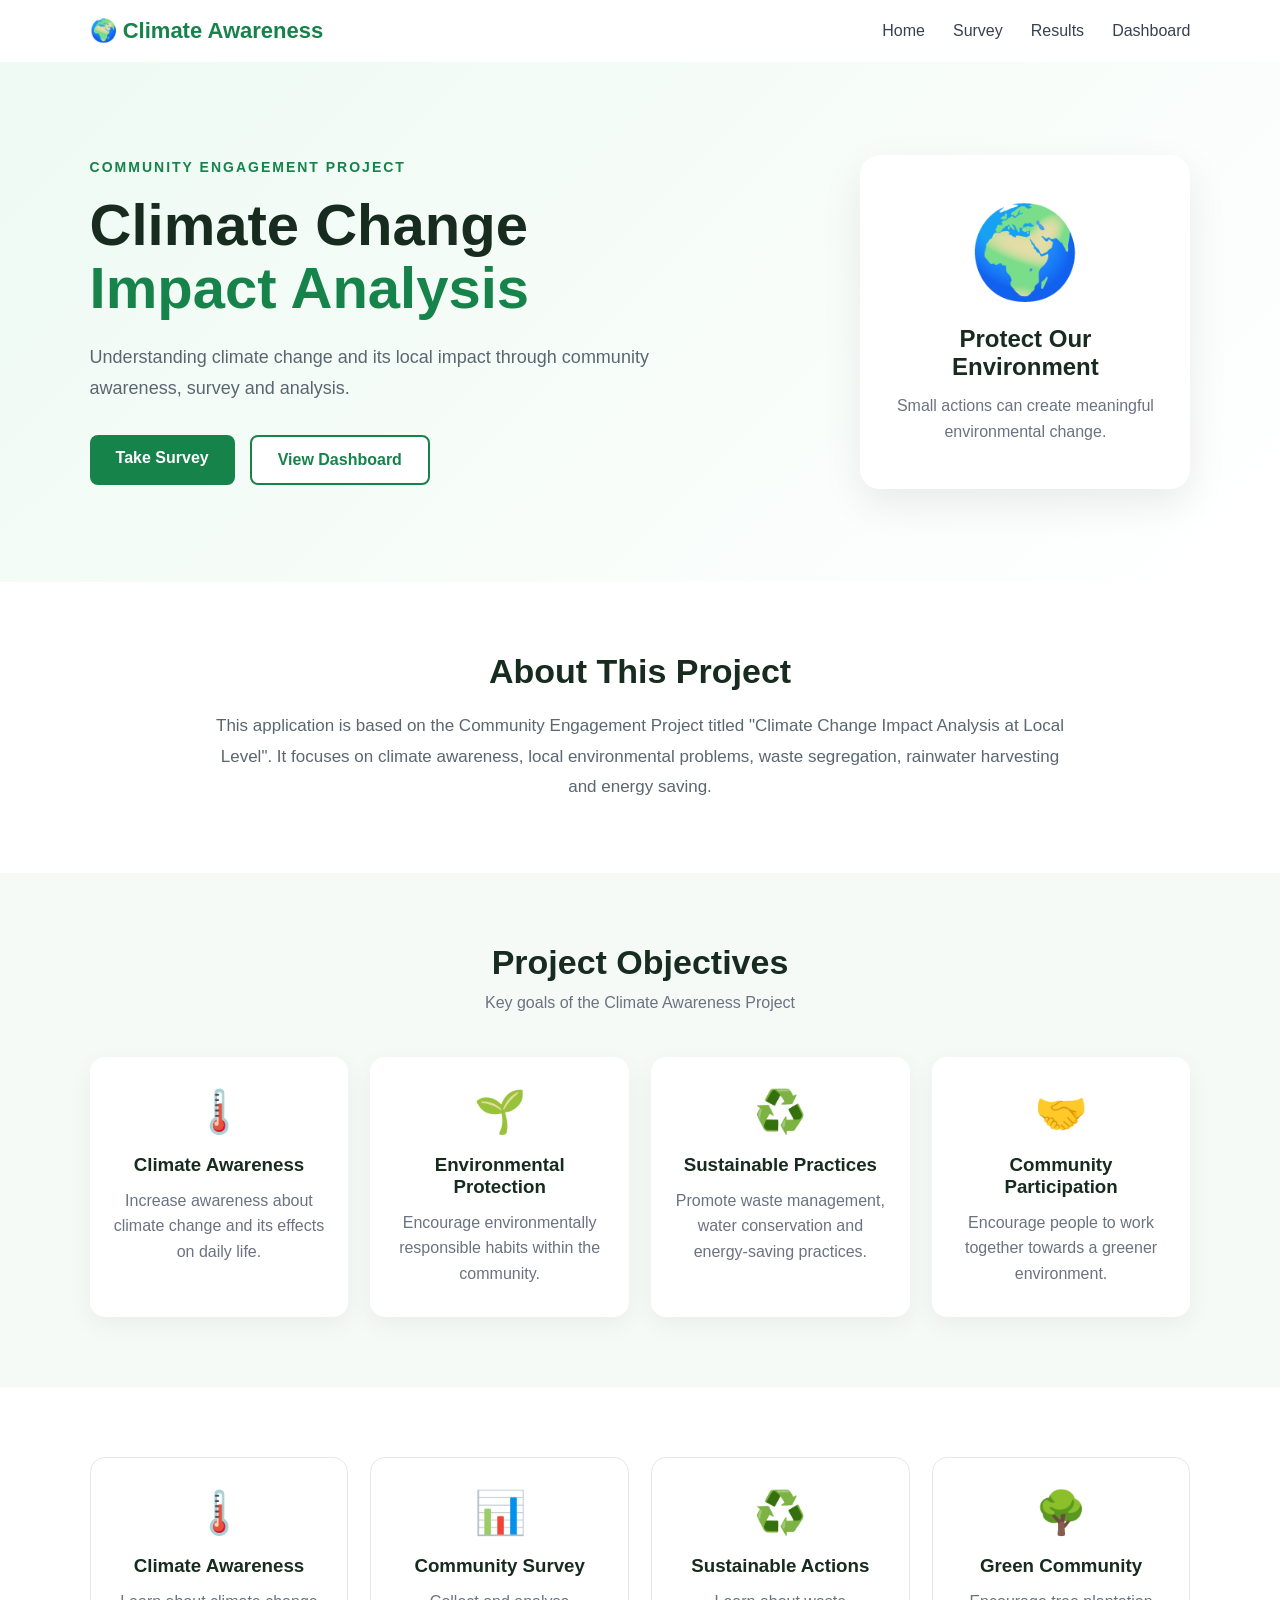
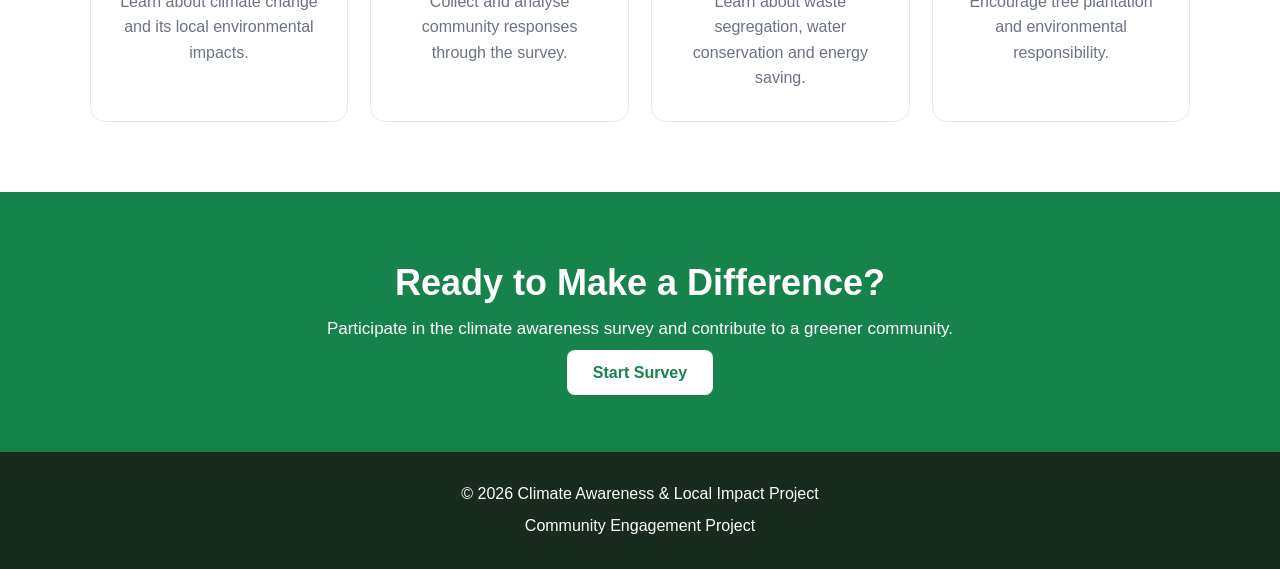
<file: templates/index.html>
<!DOCTYPE html>
<html lang="en">

<head>

    <meta charset="UTF-8">
    <meta name="viewport" content="width=device-width, initial-scale=1.0">

    <title>Climate Awareness App</title>

    <style>

        * {
            margin: 0;
            padding: 0;
            box-sizing: border-box;
            font-family: Arial, sans-serif;
        }

        body {
            background: #f5faf7;
            color: #1f2933;
        }

        /* =========================
           NAVBAR
        ========================= */

        .navbar {
            background: #ffffff;
            padding: 18px 7%;
            display: flex;
            justify-content: space-between;
            align-items: center;
            box-shadow: 0 2px 10px rgba(0,0,0,0.06);
        }

        .logo {
            font-size: 22px;
            font-weight: bold;
            color: #16834b;
        }

        .nav-links {
            display: flex;
            gap: 28px;
        }

        .nav-links a {
            text-decoration: none;
            color: #374151;
            font-weight: 500;
            transition: 0.3s;
        }

        .nav-links a:hover {
            color: #16834b;
        }


        /* =========================
           HERO
        ========================= */

        .hero {
            min-height: 520px;
            padding: 70px 7%;
            display: flex;
            justify-content: space-between;
            align-items: center;
            gap: 50px;
            background: linear-gradient(
                135deg,
                #eefaf3,
                #ffffff
            );
        }

        .hero-content {
            max-width: 650px;
        }

        .tag {
            color: #16834b;
            font-size: 14px;
            font-weight: bold;
            letter-spacing: 2px;
            margin-bottom: 18px;
        }

        .hero h1 {
            font-size: 58px;
            line-height: 1.1;
            color: #172b1f;
            margin-bottom: 22px;
        }

        .hero h1 span {
            color: #16834b;
        }

        .description {
            font-size: 18px;
            line-height: 1.7;
            color: #5b6770;
            max-width: 600px;
            margin-bottom: 32px;
        }

        .buttons {
            display: flex;
            gap: 15px;
        }

        .btn {
            text-decoration: none;
            padding: 14px 26px;
            border-radius: 8px;
            font-weight: bold;
            transition: 0.3s;
        }

        .btn.primary {
            background: #16834b;
            color: white;
        }

        .btn.primary:hover {
            background: #11683b;
        }

        .btn.secondary {
            border: 2px solid #16834b;
            color: #16834b;
            background: white;
        }

        .btn.secondary:hover {
            background: #16834b;
            color: white;
        }


        /* =========================
           HERO CARD
        ========================= */

        .hero-card {
            width: 330px;
            padding: 45px 30px;
            background: white;
            border-radius: 20px;
            text-align: center;
            box-shadow: 0 15px 40px rgba(0,0,0,0.08);
        }

        .earth {
            font-size: 90px;
            margin-bottom: 20px;
        }

        .hero-card h2 {
            color: #172b1f;
            margin-bottom: 12px;
        }

        .hero-card p {
            color: #6b7280;
            line-height: 1.6;
        }


        /* =========================
           ABOUT
        ========================= */

        .about {
            padding: 70px 10%;
            text-align: center;
            background: white;
        }

        .about h2 {
            font-size: 34px;
            color: #172b1f;
            margin-bottom: 20px;
        }

        .about p {
            max-width: 850px;
            margin: auto;
            color: #5b6770;
            line-height: 1.8;
            font-size: 17px;
        }


        /* =========================
           PROJECT OBJECTIVES
        ========================= */

        .objectives {
            padding: 70px 7%;
            background: #f5faf7;
        }

        .section-title {
            text-align: center;
            margin-bottom: 45px;
        }

        .section-title h2 {
            font-size: 34px;
            color: #172b1f;
            margin-bottom: 12px;
        }

        .section-title p {
            color: #6b7280;
        }

        .objective-grid {
            display: grid;
            grid-template-columns: repeat(4, 1fr);
            gap: 22px;
        }

        .objective-card {
            background: white;
            padding: 30px 22px;
            border-radius: 15px;
            text-align: center;
            box-shadow: 0 8px 25px rgba(0,0,0,0.05);
            transition: 0.3s;
        }

        .objective-card:hover {
            transform: translateY(-5px);
        }

        .objective-icon {
            font-size: 42px;
            margin-bottom: 18px;
        }

        .objective-card h3 {
            color: #172b1f;
            margin-bottom: 12px;
        }

        .objective-card p {
            color: #6b7280;
            line-height: 1.6;
        }


        /* =========================
           FEATURES
        ========================= */

        .features {
            padding: 70px 7%;
            background: white;
            display: grid;
            grid-template-columns: repeat(4, 1fr);
            gap: 22px;
        }

        .feature-card {
            padding: 30px 22px;
            border: 1px solid #e5e7eb;
            border-radius: 15px;
            text-align: center;
            transition: 0.3s;
        }

        .feature-card:hover {
            transform: translateY(-5px);
            box-shadow: 0 10px 30px rgba(0,0,0,0.07);
        }

        .icon {
            font-size: 42px;
            margin-bottom: 18px;
        }

        .feature-card h3 {
            color: #172b1f;
            margin-bottom: 12px;
        }

        .feature-card p {
            color: #6b7280;
            line-height: 1.6;
        }


        /* =========================
           CTA
        ========================= */

        .cta {
            padding: 70px 20px;
            text-align: center;
            background: #16834b;
            color: white;
        }

        .cta h2 {
            font-size: 36px;
            margin-bottom: 15px;
        }

        .cta p {
            margin-bottom: 25px;
            font-size: 17px;
        }

        .cta .btn {
            background: white;
            color: #16834b;
        }

        .cta .btn:hover {
            background: #eefaf3;
        }


        /* =========================
           FOOTER
        ========================= */

        footer {
            background: #172b1f;
            color: white;
            text-align: center;
            padding: 25px;
            line-height: 1.8;
        }

        footer p {
            margin: 3px 0;
        }


        /* =========================
           RESPONSIVE
        ========================= */

        @media (max-width: 900px) {

            .hero {
                flex-direction: column;
                text-align: center;
                padding: 60px 5%;
            }

            .hero h1 {
                font-size: 45px;
            }

            .description {
                margin-left: auto;
                margin-right: auto;
            }

            .buttons {
                justify-content: center;
            }

            .objective-grid,
            .features {
                grid-template-columns: repeat(2, 1fr);
            }

            .hero-card {
                width: 100%;
                max-width: 350px;
            }
        }


        @media (max-width: 600px) {

            .navbar {
                flex-direction: column;
                gap: 15px;
            }

            .nav-links {
                gap: 15px;
                flex-wrap: wrap;
                justify-content: center;
            }

            .hero {
                padding: 45px 20px;
            }

            .hero h1 {
                font-size: 38px;
            }

            .description {
                font-size: 16px;
            }

            .buttons {
                flex-direction: column;
            }

            .btn {
                display: block;
            }

            .objective-grid,
            .features {
                grid-template-columns: 1fr;
            }

            .about {
                padding: 55px 20px;
            }

            .objectives {
                padding: 55px 20px;
            }

            .features {
                padding: 55px 20px;
            }

            .cta h2 {
                font-size: 28px;
            }
        }

    </style>

</head>


<body>


    <!-- =========================
         NAVBAR
    ========================= -->

    <nav class="navbar">

        <div class="logo">
            🌍 Climate Awareness
        </div>

        <div class="nav-links">

            <a href="/">Home</a>

            <a href="/survey">Survey</a>

            <a href="/results">Results</a>

            <a href="/dashboard">Dashboard</a>

        </div>

    </nav>



    <!-- =========================
         HERO SECTION
    ========================= -->

    <section class="hero">

        <div class="hero-content">

            <p class="tag">
                COMMUNITY ENGAGEMENT PROJECT
            </p>

            <h1>
                Climate Change<br>
                <span>Impact Analysis</span>
            </h1>

            <p class="description">
                Understanding climate change and its local impact
                through community awareness, survey and analysis.
            </p>

            <div class="buttons">

                <a href="/survey" class="btn primary">
                    Take Survey
                </a>

                <a href="/dashboard" class="btn secondary">
                    View Dashboard
                </a>

            </div>

        </div>


        <div class="hero-card">

            <div class="earth">
                🌍
            </div>

            <h2>
                Protect Our Environment
            </h2>

            <p>
                Small actions can create meaningful
                environmental change.
            </p>

        </div>

    </section>



    <!-- =========================
         ABOUT PROJECT
    ========================= -->

    <section class="about">

        <h2>
            About This Project
        </h2>

        <p>
            This application is based on the Community Engagement Project
            titled "Climate Change Impact Analysis at Local Level".
            It focuses on climate awareness, local environmental problems,
            waste segregation, rainwater harvesting and energy saving.
        </p>

    </section>



    <!-- =========================
         PROJECT OBJECTIVES
    ========================= -->

    <section class="objectives">

        <div class="section-title">

            <h2>
                Project Objectives
            </h2>

            <p>
                Key goals of the Climate Awareness Project
            </p>

        </div>


        <div class="objective-grid">


            <div class="objective-card">

                <div class="objective-icon">
                    🌡️
                </div>

                <h3>
                    Climate Awareness
                </h3>

                <p>
                    Increase awareness about climate change
                    and its effects on daily life.
                </p>

            </div>


            <div class="objective-card">

                <div class="objective-icon">
                    🌱
                </div>

                <h3>
                    Environmental Protection
                </h3>

                <p>
                    Encourage environmentally responsible
                    habits within the community.
                </p>

            </div>


            <div class="objective-card">

                <div class="objective-icon">
                    ♻️
                </div>

                <h3>
                    Sustainable Practices
                </h3>

                <p>
                    Promote waste management, water conservation
                    and energy-saving practices.
                </p>

            </div>


            <div class="objective-card">

                <div class="objective-icon">
                    🤝
                </div>

                <h3>
                    Community Participation
                </h3>

                <p>
                    Encourage people to work together
                    towards a greener environment.
                </p>

            </div>


        </div>

    </section>



    <!-- =========================
         FEATURES
    ========================= -->

    <section class="features">


        <div class="feature-card">

            <div class="icon">
                🌡️
            </div>

            <h3>
                Climate Awareness
            </h3>

            <p>
                Learn about climate change and
                its local environmental impacts.
            </p>

        </div>


        <div class="feature-card">

            <div class="icon">
                📊
            </div>

            <h3>
                Community Survey
            </h3>

            <p>
                Collect and analyse community
                responses through the survey.
            </p>

        </div>


        <div class="feature-card">

            <div class="icon">
                ♻️
            </div>

            <h3>
                Sustainable Actions
            </h3>

            <p>
                Learn about waste segregation,
                water conservation and energy saving.
            </p>

        </div>


        <div class="feature-card">

            <div class="icon">
                🌳
            </div>

            <h3>
                Green Community
            </h3>

            <p>
                Encourage tree plantation and
                environmental responsibility.
            </p>

        </div>


    </section>



    <!-- =========================
         CALL TO ACTION
    ========================= -->

    <section class="cta">

        <h2>
            Ready to Make a Difference?
        </h2>

        <p>
            Participate in the climate awareness survey
            and contribute to a greener community.
        </p>

        <a href="/survey" class="btn">
            Start Survey
        </a>

    </section>



    <!-- =========================
         FOOTER
    ========================= -->

    <footer>

        <p>
            © 2026 Climate Awareness & Local Impact Project
        </p>

        <p>
            Community Engagement Project
        </p>

    </footer>


</body>

</html>
</file>
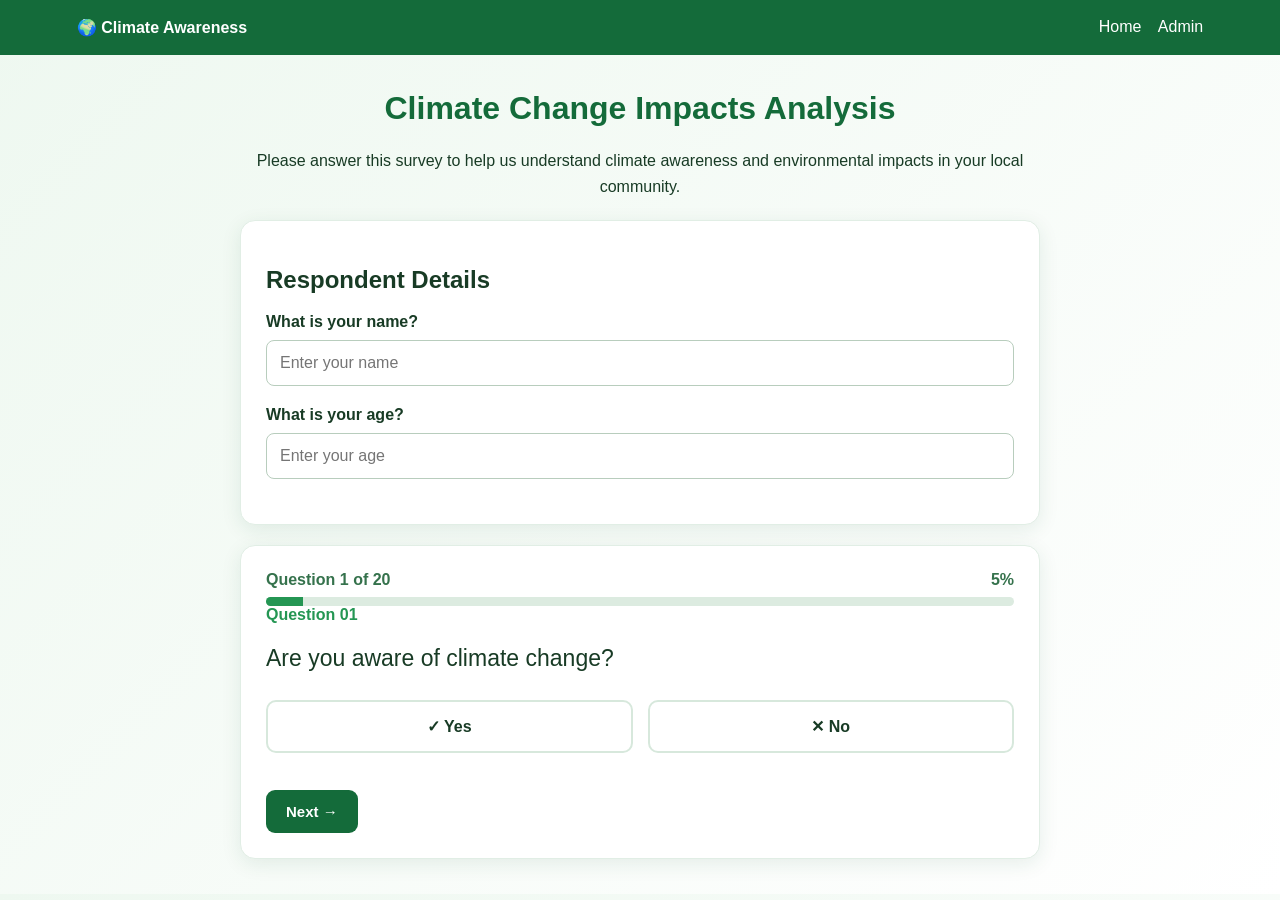
<file: templates/survey.html>
<!DOCTYPE html>
<html lang="en">
<head>
    <meta charset="UTF-8">
    <meta name="viewport" content="width=device-width, initial-scale=1.0">
    <title>Climate Change Impacts Analysis Survey</title>

    <style>
        * { box-sizing: border-box; }

        body {
            margin: 0;
            font-family: Arial, sans-serif;
            background: linear-gradient(135deg, #eef8f0, #fff);
            color: #183b25;
        }

        nav {
            background: #146b3a;
            color: white;
            padding: 18px 6%;
            display: flex;
            justify-content: space-between;
            flex-wrap: wrap;
            gap: 12px;
        }

        nav a {
            color: white;
            text-decoration: none;
            margin-left: 12px;
        }

        main {
            width: 92%;
            max-width: 800px;
            margin: 35px auto;
        }

        h1 { color: #146b3a; text-align: center; }
        .intro { text-align: center; line-height: 1.6; }

        .card {
            background: white;
            padding: 25px;
            margin: 20px 0;
            border-radius: 15px;
            box-shadow: 0 5px 20px #19573118;
            border: 1px solid #e1eee5;
        }

        label { display: block; font-weight: bold; margin-bottom: 9px; }

        input[type="text"], input[type="number"] {
            width: 100%;
            padding: 13px;
            border: 1px solid #b8cdbd;
            border-radius: 8px;
            margin-bottom: 20px;
            font-size: 16px;
        }

        .progress-info {
            display: flex;
            justify-content: space-between;
            margin-bottom: 8px;
            color: #35724c;
            font-weight: bold;
        }

        .progress {
            height: 9px;
            background: #dcebe0;
            border-radius: 10px;
            overflow: hidden;
        }

        #progressFill {
            height: 100%;
            width: 0;
            background: #249653;
            transition: width .2s;
        }

        #questionNumber {
            color: #249653;
            font-weight: bold;
        }

        #questionText {
            font-size: 23px;
            line-height: 1.4;
            margin: 18px 0 25px;
        }

        .options {
            display: flex;
            gap: 15px;
        }

        .option { flex: 1; }
        .option input { position: absolute; opacity: 0; }

        .option label {
            padding: 15px;
            text-align: center;
            border: 2px solid #d7e8dc;
            border-radius: 10px;
            cursor: pointer;
        }

        .option input:checked + label {
            background: #249653;
            color: white;
            border-color: #249653;
        }

        .option input:focus-visible + label {
            outline: 3px solid #183b25;
        }

        .navigation {
            display: flex;
            justify-content: space-between;
            gap: 12px;
            margin-top: 28px;
        }

        button {
            padding: 13px 20px;
            border: 0;
            border-radius: 9px;
            cursor: pointer;
            font-weight: bold;
            font-size: 15px;
        }

        #previousBtn { background: #edf3ef; color: #35724c; }
        #nextBtn, #submitBtn { background: #146b3a; color: white; }
        #submitBtn[hidden], #nextBtn[hidden] { display: none; }

        @media (max-width: 550px) {
            .card { padding: 20px; }
            #questionText { font-size: 20px; }
            .options { flex-direction: column; }
        }
    </style>
</head>

<body>
    <nav>
        <strong>🌍 Climate Awareness</strong>
        <div>
            <a href="/">Home</a>
            <a href="/admin-login">Admin</a>
        </div>
    </nav>

    <main>
        <h1>Climate Change Impacts Analysis</h1>
        <p class="intro">
            Please answer this survey to help us understand climate
            awareness and environmental impacts in your local community.
        </p>

        <form action="{{ url_for('submit_survey') }}"
              method="POST" id="surveyForm">

            <section class="card">
                <h2>Respondent Details</h2>

                <label for="respondent_name">What is your name?</label>
                <input type="text"
                       id="respondent_name"
                       name="respondent_name"
                       maxlength="100"
                       autocomplete="name"
                       placeholder="Enter your name"
                       required>

                <label for="respondent_age">What is your age?</label>
                <input type="number"
                       id="respondent_age"
                       name="respondent_age"
                       min="1"
                       max="120"
                       step="1"
                       placeholder="Enter your age"
                       required>
            </section>

            <section class="card">
                <div class="progress-info">
                    <span id="progressText">Question 1 of 20</span>
                    <span id="percentage">5%</span>
                </div>
                <div class="progress">
                    <div id="progressFill"></div>
                </div>

                <div id="questionNumber">Question 01</div>
                <div id="questionText"></div>
                <div class="options" id="optionsContainer"></div>

                <div class="navigation">
                    <button type="button" id="previousBtn" hidden>
                        ← Previous
                    </button>
                    <button type="button" id="nextBtn">
                        Next →
                    </button>
                    <button type="submit" id="submitBtn" hidden>
                        Submit Survey ✓
                    </button>
                </div>
            </section>
        </form>
    </main>

    <script>
        const questions = [
            "Are you aware of climate change?",
            "Do you think climate change is affecting your local area?",
            "Have you noticed changes in temperature in recent years?",
            "Have you noticed changes in rainfall patterns?",
            "Does waterlogging or flooding occur in your area?",
            "Do you separate wet and dry waste at home?",
            "Do you try to reduce the use of plastic bags?",
            "Are you aware of rainwater harvesting?",
            "Do you avoid unnecessary water wastage?",
            "Do you try to save electricity at home?",
            "Do you switch off lights and fans when they are not needed?",
            "Do you use public transport or carpooling to reduce pollution?",
            "Does your local area have enough trees and green spaces?",
            "Have you ever participated in a tree plantation activity?",
            "Do you think plastic pollution contributes to environmental problems?",
            "Do you think burning waste is harmful to the environment?",
            "Would you participate in future climate awareness programs?",
            "Do you share climate awareness information with your family or friends?",
            "Are you willing to change your daily habits to help reduce climate change?",
            "Do you think the local community can work together to reduce climate change impacts?"
        ];

        const answers = Array(questions.length).fill("");
        let currentQuestion = 0;

        const form = document.getElementById("surveyForm");
        const questionText = document.getElementById("questionText");
        const questionNumber = document.getElementById("questionNumber");
        const optionsContainer = document.getElementById("optionsContainer");
        const progressText = document.getElementById("progressText");
        const percentage = document.getElementById("percentage");
        const progressFill = document.getElementById("progressFill");
        const previousBtn = document.getElementById("previousBtn");
        const nextBtn = document.getElementById("nextBtn");
        const submitBtn = document.getElementById("submitBtn");

        function renderQuestion() {
            const number = currentQuestion + 1;

            questionNumber.textContent =
                `Question ${String(number).padStart(2, "0")}`;
            questionText.textContent = questions[currentQuestion];

            const progress = Math.round(number / questions.length * 100);
            progressText.textContent =
                `Question ${number} of ${questions.length}`;
            percentage.textContent = `${progress}%`;
            progressFill.style.width = `${progress}%`;

            optionsContainer.replaceChildren();

            ["Yes", "No"].forEach(answer => {
                const wrapper = document.createElement("div");
                wrapper.className = "option";

                const radio = document.createElement("input");
                radio.type = "radio";
                radio.name = `q${number}`;
                radio.id = `q${number}_${answer.toLowerCase()}`;
                radio.value = answer;
                radio.checked = answers[currentQuestion] === answer;

                radio.addEventListener("change", () => {
                    answers[currentQuestion] = answer;
                });

                const label = document.createElement("label");
                label.htmlFor = radio.id;
                label.textContent = answer === "Yes" ? "✓ Yes" : "✕ No";

                wrapper.append(radio, label);
                optionsContainer.appendChild(wrapper);
            });

            previousBtn.hidden = currentQuestion === 0;
            nextBtn.hidden = currentQuestion === questions.length - 1;
            submitBtn.hidden = currentQuestion !== questions.length - 1;
        }

        nextBtn.addEventListener("click", () => {
            if (!answers[currentQuestion]) {
                alert("Please select Yes or No before continuing.");
                return;
            }

            currentQuestion++;
            renderQuestion();
        });

        previousBtn.addEventListener("click", () => {
            if (currentQuestion > 0) {
                currentQuestion--;
                renderQuestion();
            }
        });

        form.addEventListener("submit", event => {
            if (!answers.every(answer => answer === "Yes" || answer === "No")) {
                event.preventDefault();
                const missingIndex = answers.findIndex(
                    answer => answer !== "Yes" && answer !== "No"
                );

                if (missingIndex !== -1) {
                    currentQuestion = missingIndex;
                    renderQuestion();
                    alert(`Please answer question ${missingIndex + 1}.`);
                }
                return;
            }

            // Create one hidden input for every saved answer.
            for (let i = 0; i < answers.length; i++) {
                const input = document.createElement("input");
                input.type = "hidden";
                input.name = `q${i + 1}`;
                input.value = answers[i];
                form.appendChild(input);
            }
        });

        renderQuestion();
    </script>
</body>
</html>
</file>
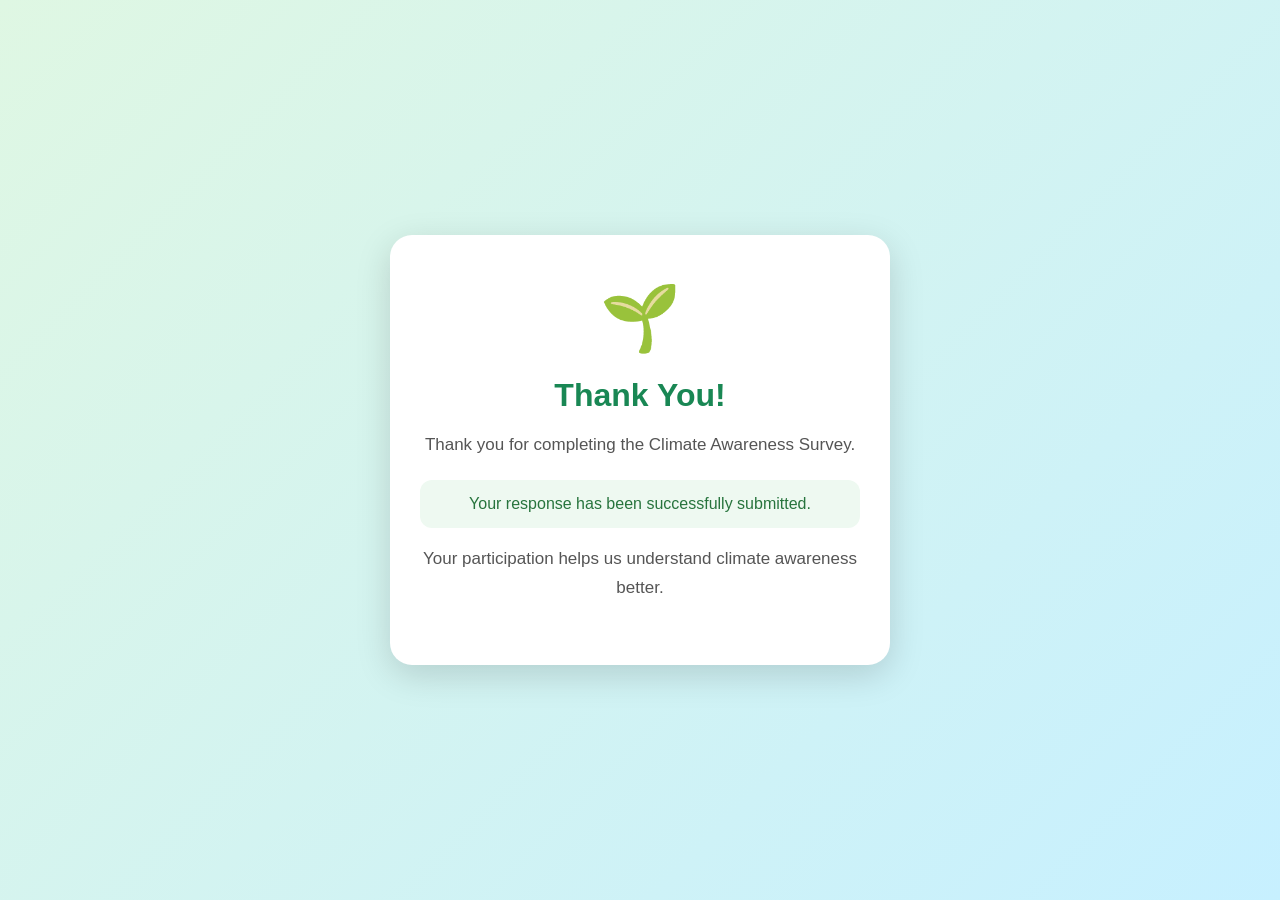
<file: templates/thank_you.html>
<!DOCTYPE html>
<html lang="en">

<head>

    <meta charset="UTF-8">

    <meta
        name="viewport"
        content="width=device-width, initial-scale=1.0"
    >

    <title>Thank You - Climate Awareness Survey</title>


    <style>

        * {
            box-sizing: border-box;
        }


        body {

            margin: 0;

            min-height: 100vh;

            display: flex;

            justify-content: center;

            align-items: center;

            font-family:
                Arial,
                Helvetica,
                sans-serif;

            background:
                linear-gradient(
                    135deg,
                    #dff7e3,
                    #c7f0ff
                );

        }


        .box {

            background: white;

            padding: 45px 30px;

            border-radius: 22px;

            text-align: center;

            width: 90%;

            max-width: 500px;

            box-shadow:
                0 10px 35px
                rgba(0, 0, 0, 0.15);

        }


        .icon {

            font-size: 65px;

            margin-bottom: 10px;

        }


        h1 {

            color: #198754;

            margin-bottom: 15px;

        }


        p {

            color: #555;

            font-size: 17px;

            line-height: 1.7;

        }


        .message {

            margin-top: 20px;

            padding: 15px;

            border-radius: 12px;

            background: #eef9f1;

            color: #27743d;

        }

    </style>

</head>


<body>


    <div class="box">

        <div class="icon">
            🌱
        </div>


        <h1>
            Thank You!
        </h1>


        <p>
            Thank you for completing the
            Climate Awareness Survey.
        </p>


        <div class="message">

            Your response has been
            successfully submitted.

        </div>


        <p>
            Your participation helps us
            understand climate awareness
            better.
        </p>

    </div>


</body>

</html>
</file>
